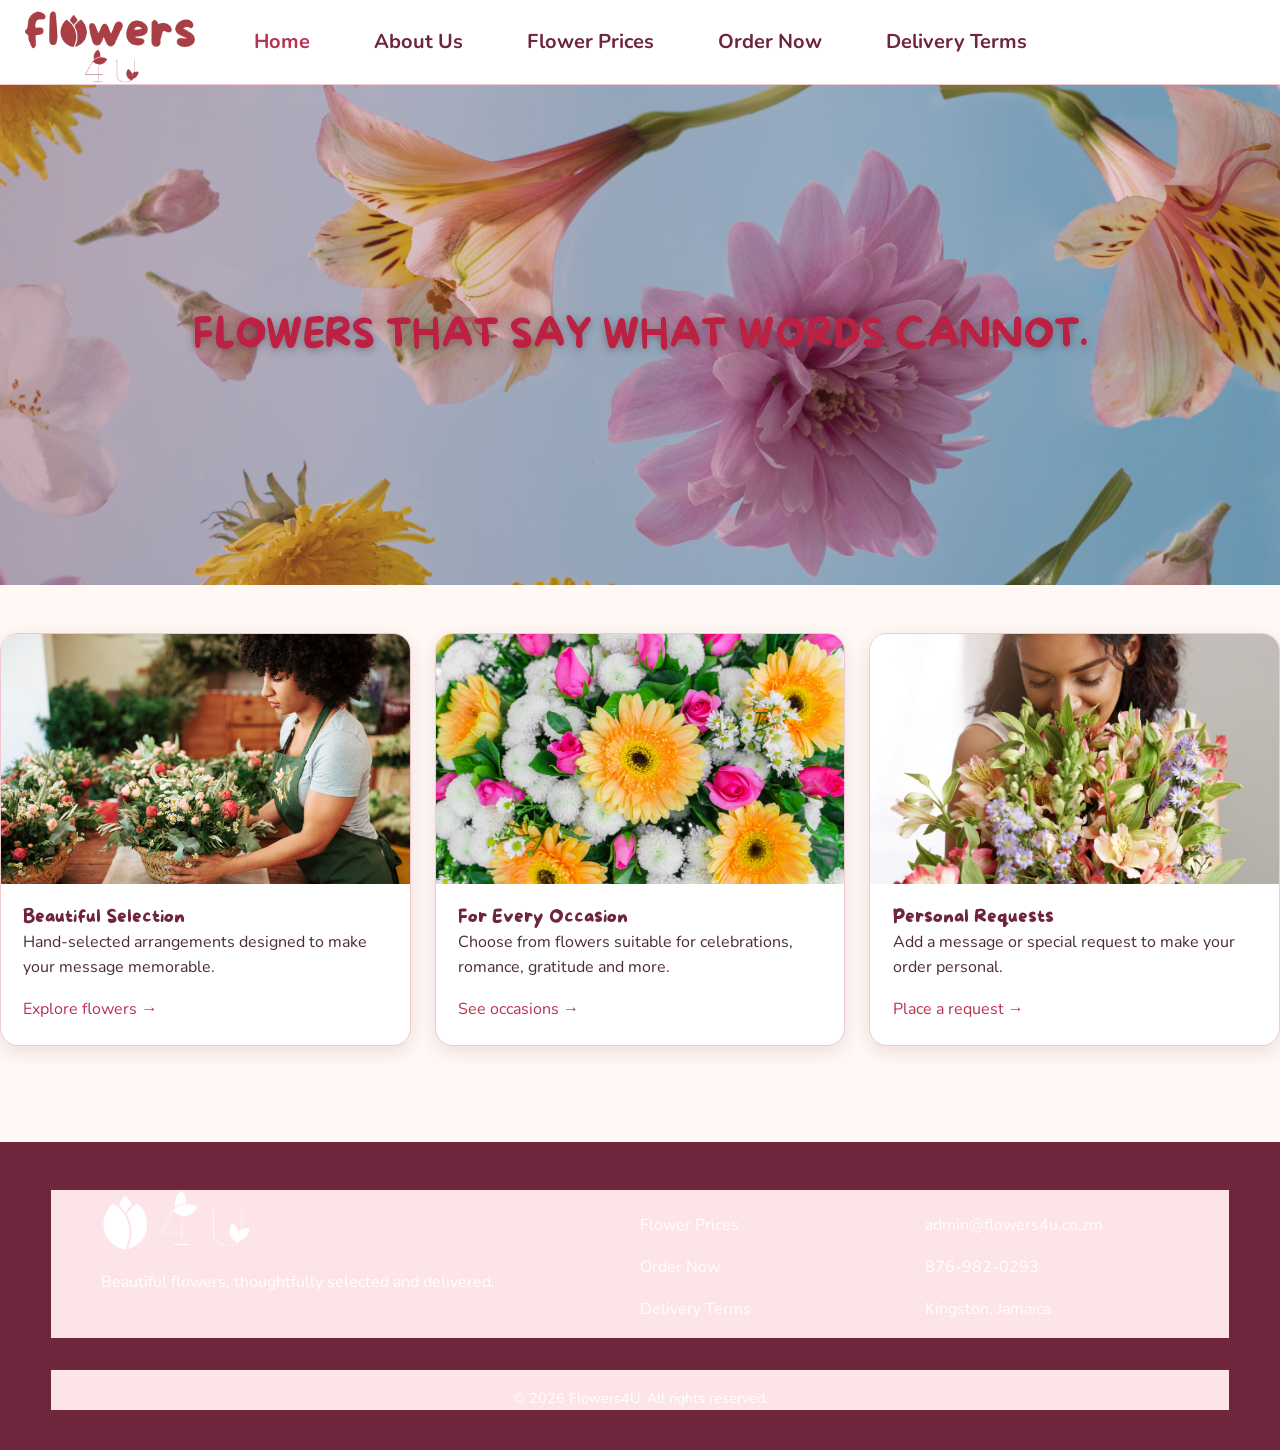
<file: index.html>
<!--Author: Dhana Steen
    Date: September 25, 2026-->

<!DOCTYPE html>
<html lang="en">
    <head>
        <meta charset="UTF-8">
        <meta name="viewport" content="width=device-width, initial-scale=1.0">
        <meta name="author" content="Dhana Steen">
        <meta name="description" content="Flowers4U's Official Website">
        <title>Flowers4U | Flowers Delivered with Love</title>
        <link rel="stylesheet" href="styles.css">
        <link rel="stylesheet" href="valentine.css">
        <link rel="preconnect" href="https://fonts.googleapis.com">
        <link rel="preconnect" href="https://fonts.gstatic.com" crossorigin>
        <link href="https://fonts.googleapis.com/css2?family=Nunito:wght@400;600;700&display=swap" rel="stylesheet">
        <link rel="icon" href="icon.png" type="image/x-icon">
    </head>

    <body>
        <!-- HEADER -->
        <header>
            <!-- NAVIGATION BAR -->
            <nav class="nav-bar">
                <a href="index.html" class="logo-link">
                    <img src="logo.png" alt="Flowers4U Logo" class="logo">
                </a>

                <!-- CSS-only mobile menu toggle -->
                <input type="checkbox" id="menu-toggle">
                <label for="menu-toggle" class="menu-icon">&#9776;</label>

                <!-- NAVIGATION LINKS -->
                <ul class="nav-menu">
                    <li><a href="index.html" class="active">Home</a></li>
                    <li><a href="about.html">About Us</a></li>
                    <li><a href="catalog.html">Flower Prices</a></li>
                    <li><a href="order.html">Order Now</a></li>
                    <li><a href="terms.html">Delivery Terms</a></li>
                </ul>
            </nav>
        </header>

        <!-- IMAGE -->
        <section class="image">
            <img src="flowers-against-sky.jpg" alt="Floating Flowers">
            <h1 class="caption">FLOWERS THAT SAY WHAT WORDS CANNOT.</h1>
        </section>

        <!-- CARD SECTION -->
        <section class="card-section">
            <div class="card-grid">
                <article class="card">
                    <img src="florist.jpg" alt="Lady smelling a bouquet">
                    <div class="card-content">
                        <h3>Beautiful Selection</h3>
                        <p>Hand-selected arrangements designed to make your message memorable.</p>
                        <a href="flowers.html">Explore flowers →</a>
                    </div>
                </article>

                <article class="card">
                    <img src="flowers.jpg" alt="Colorful flowers">
                    <div class="card-content">
                        <h3>For Every Occasion</h3>
                        <p>Choose from flowers suitable for celebrations, romance, gratitude and more.</p>
                        <a href="terms.html">See occasions →</a>
                    </div>
                </article>

                <article class="card">
                    <img src="sniffing-bouquet.jpg" alt="White flowers arranged together">
                    <div class="card-content">
                        <h3>Personal Requests</h3>
                        <p>Add a message or special request to make your order personal.</p>
                        <a href="order.html">Place a request →</a>
                    </div>
                </article>
            </div>
        </section>

        <!-- FOOTER -->
        <footer>
            <div class="container footer-grid">
                <div>
                    <a href="index.html" class="footer-logo-link">
                    <img src="iconw.png" alt="Flowers4U Logo" class="footer-logo">
                    </a>
                    <p>Beautiful flowers, thoughtfully selected and delivered.</p>
                </div>
                <div>
                    <h3>Quick Links</h3>
                    <p><a href="flowers.html">Flower Prices</a></p>
                    <p><a href="order.html">Order Now</a></p>
                    <p><a href="terms.html">Delivery Terms</a></p>
                </div>
                <div>
                    <h3>Contact</h3>
                    <p><a href="mailto:admin@flowers4u.co.zm">admin@flowers4u.co.zm</a></p>
                    <p>876-982-0293</p>
                    <p>Kingston, Jamaica</p>
                </div>
            </div>
            <div class="container footer-bottom">
                <p>&copy; 2026 Flowers4U. All rights reserved.</p>
            </div>
        </footer>
    </body>
</html>
</file>
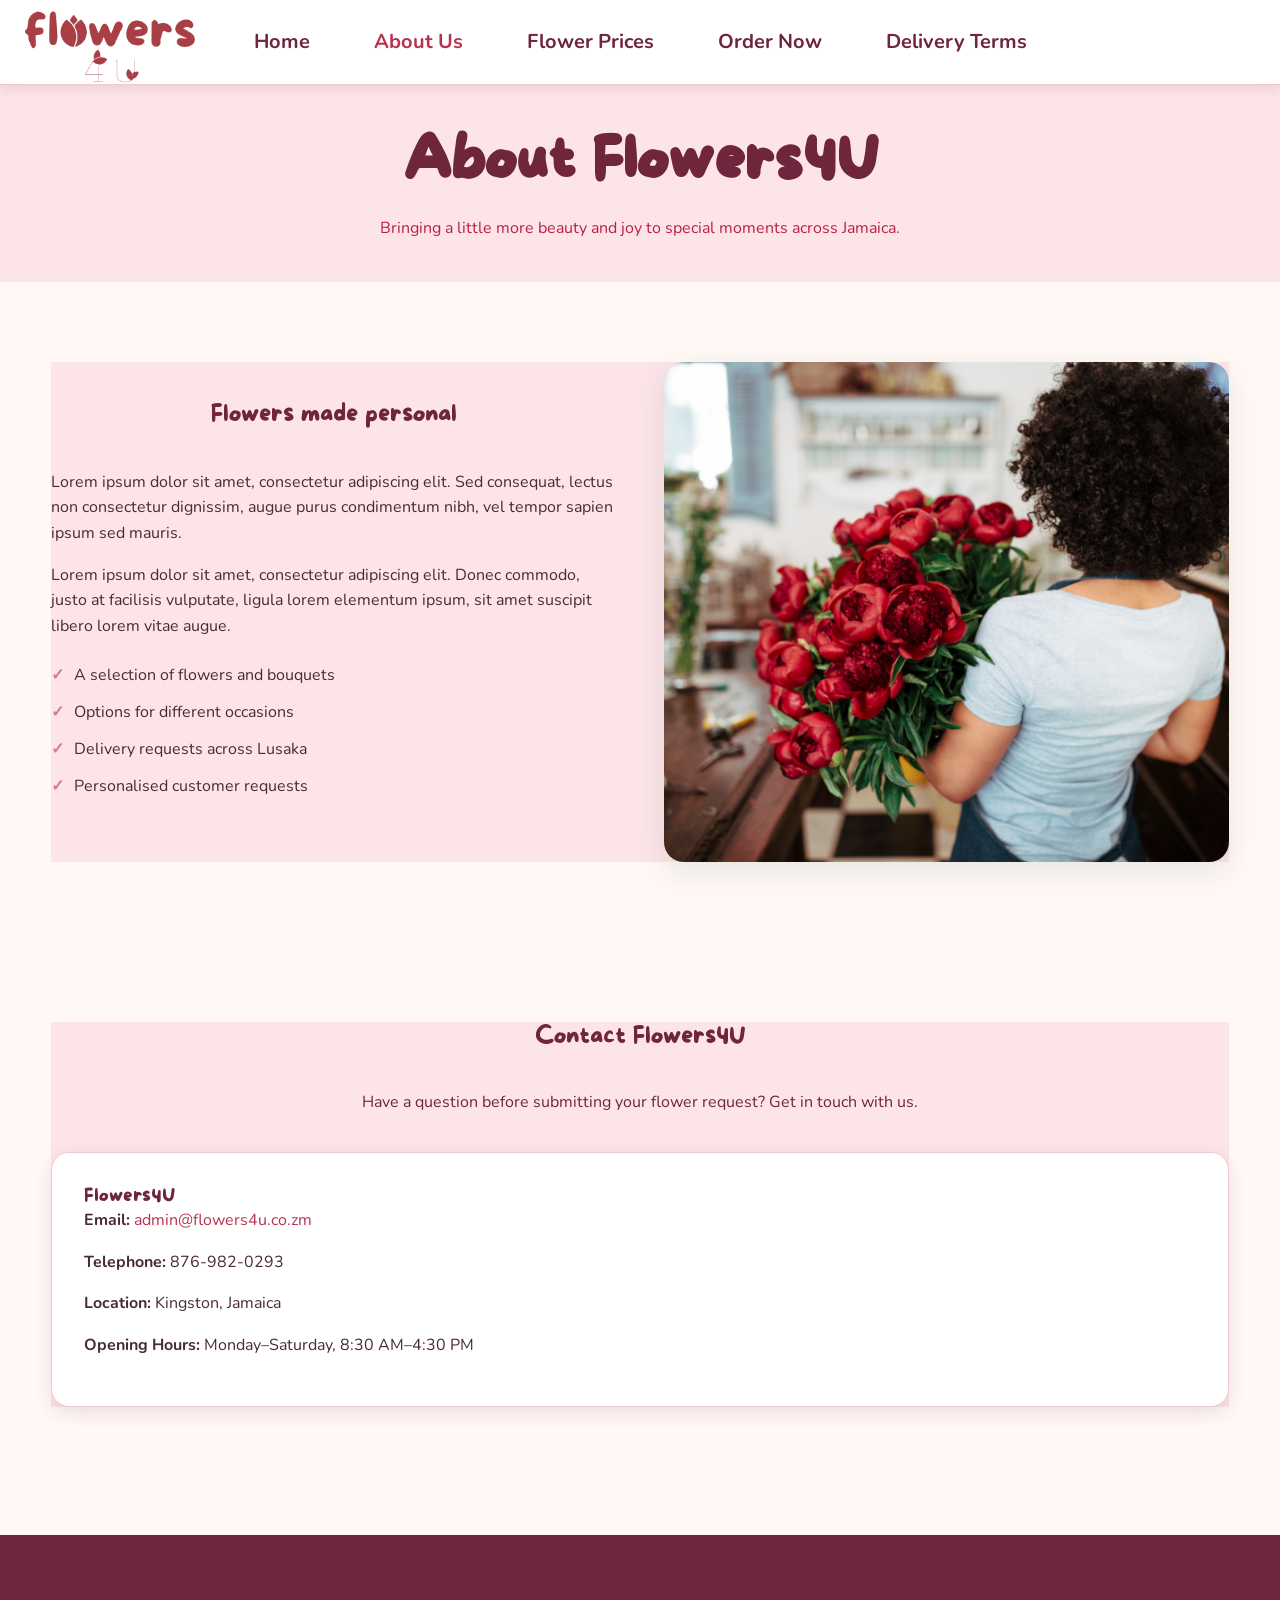
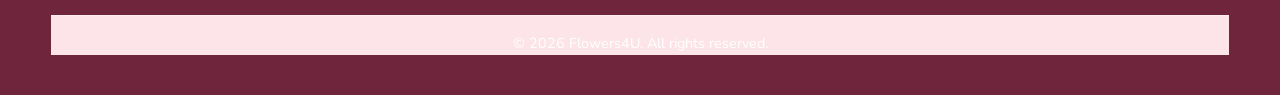
<file: about.html>
<!--Author: Dhana Steen
    Date: September 25, 2026-->

<!DOCTYPE html>
<html lang="en">
    <head>
        <meta charset="UTF-8">
        <meta name="viewport" content="width=device-width, initial-scale=1.0">
        <meta name="author" content="Dhana Steen">
        <meta name="description" content="Flowers4U's About Us Page">
        <title>About Us | Flowers4U</title>
        <link rel="stylesheet" href="styles.css">
        <link rel="stylesheet" href="valentine.css">
        <link rel="preconnect" href="https://fonts.googleapis.com">
        <link rel="preconnect" href="https://fonts.gstatic.com" crossorigin>
        <link href="https://fonts.googleapis.com/css2?family=Nunito:wght@400;600;700&display=swap" rel="stylesheet">
        <link rel="icon" href="icon.png" type="image/x-icon">
    </head>

    <body>
        <!-- HEADER -->
        <header>
            <!-- NAVIGATION BAR -->
            <nav class="nav-bar">
                <a href="index.html" class="logo-link">
                    <img src="logo.png" alt="Flowers4U Logo" class="logo">
                </a>

                <!-- CSS-only mobile menu toggle -->
                <input type="checkbox" id="menu-toggle">
                <label for="menu-toggle" class="menu-icon">&#9776;</label>

                <!-- NAVIGATION LINKS -->
                <ul class="nav-menu">
                    <li><a href="index.html">Home</a></li>
                    <li><a href="about.html" class="active">About Us</a></li>
                    <li><a href="catalog.html">Flower Prices</a></li>
                    <li><a href="order.html">Order Now</a></li>
                    <li><a href="terms.html">Delivery Terms</a></li>
                </ul>
            </nav>
        </header>

        <main style="background: whitesmoke;">
        <!-- Banner -->
            <section class="banner">
                <h1>About Flowers4U</h1>
                <p>Bringing a little more beauty and joy to special moments across Jamaica.</p>
            </section>

            <!-- About  -->
            <section class="section">
                <div class="container about-grid">
                    <div>
                        <h2>Flowers made personal</h2>
                        <p>
                            Lorem ipsum dolor sit amet, consectetur adipiscing elit. Sed
                            consequat, lectus non consectetur dignissim, augue purus
                            condimentum nibh, vel tempor sapien ipsum sed mauris.
                        </p>
                        <p>
                            Lorem ipsum dolor sit amet, consectetur adipiscing elit. Donec
                            commodo, justo at facilisis vulputate, ligula lorem elementum
                            ipsum, sit amet suscipit libero lorem vitae augue.
                        </p>

                        <ul class="check-list">
                            <li>A selection of flowers and bouquets</li>
                            <li>Options for different occasions</li>
                            <li>Delivery requests across Lusaka</li>
                            <li>Personalised customer requests</li>
                        </ul>
                    </div>

                    <img class="about-img"
                        src="red-flowers.jpg"
                        alt="Florist carrying red flowers">
                </div>
            </section>

            <!-- Contact -->
            <section class="section feature-strip" id="contact">
                <div class="container">
                    <div class="section-heading">
                        <h2>Contact Flowers4U</h2>
                        <p>Have a question before submitting your flower request? Get in touch with us.</p>
                    </div>

                    <div class="contact-card">
                        <h3>Flowers4U</h3>
                        <p><strong>Email:</strong>
                            <a href="mailto:admin@flowers4u.co.zm">admin@flowers4u.co.zm</a>
                        </p>
                        <p><strong>Telephone:</strong> 876-982-0293</p>
                        <p><strong>Location:</strong> Kingston, Jamaica</p>
                        <p><strong>Opening Hours:</strong> Monday–Saturday, 8:30 AM–4:30 PM</p>
                    </div>
                </div>
            </section>
        </main>

        <!-- Footer -->
        <footer>
            <div class="container footer-bottom">
                <p>&copy; 2026 Flowers4U. All rights reserved.</p>
            </div>
        </footer>
    </body>
</html>
</file>
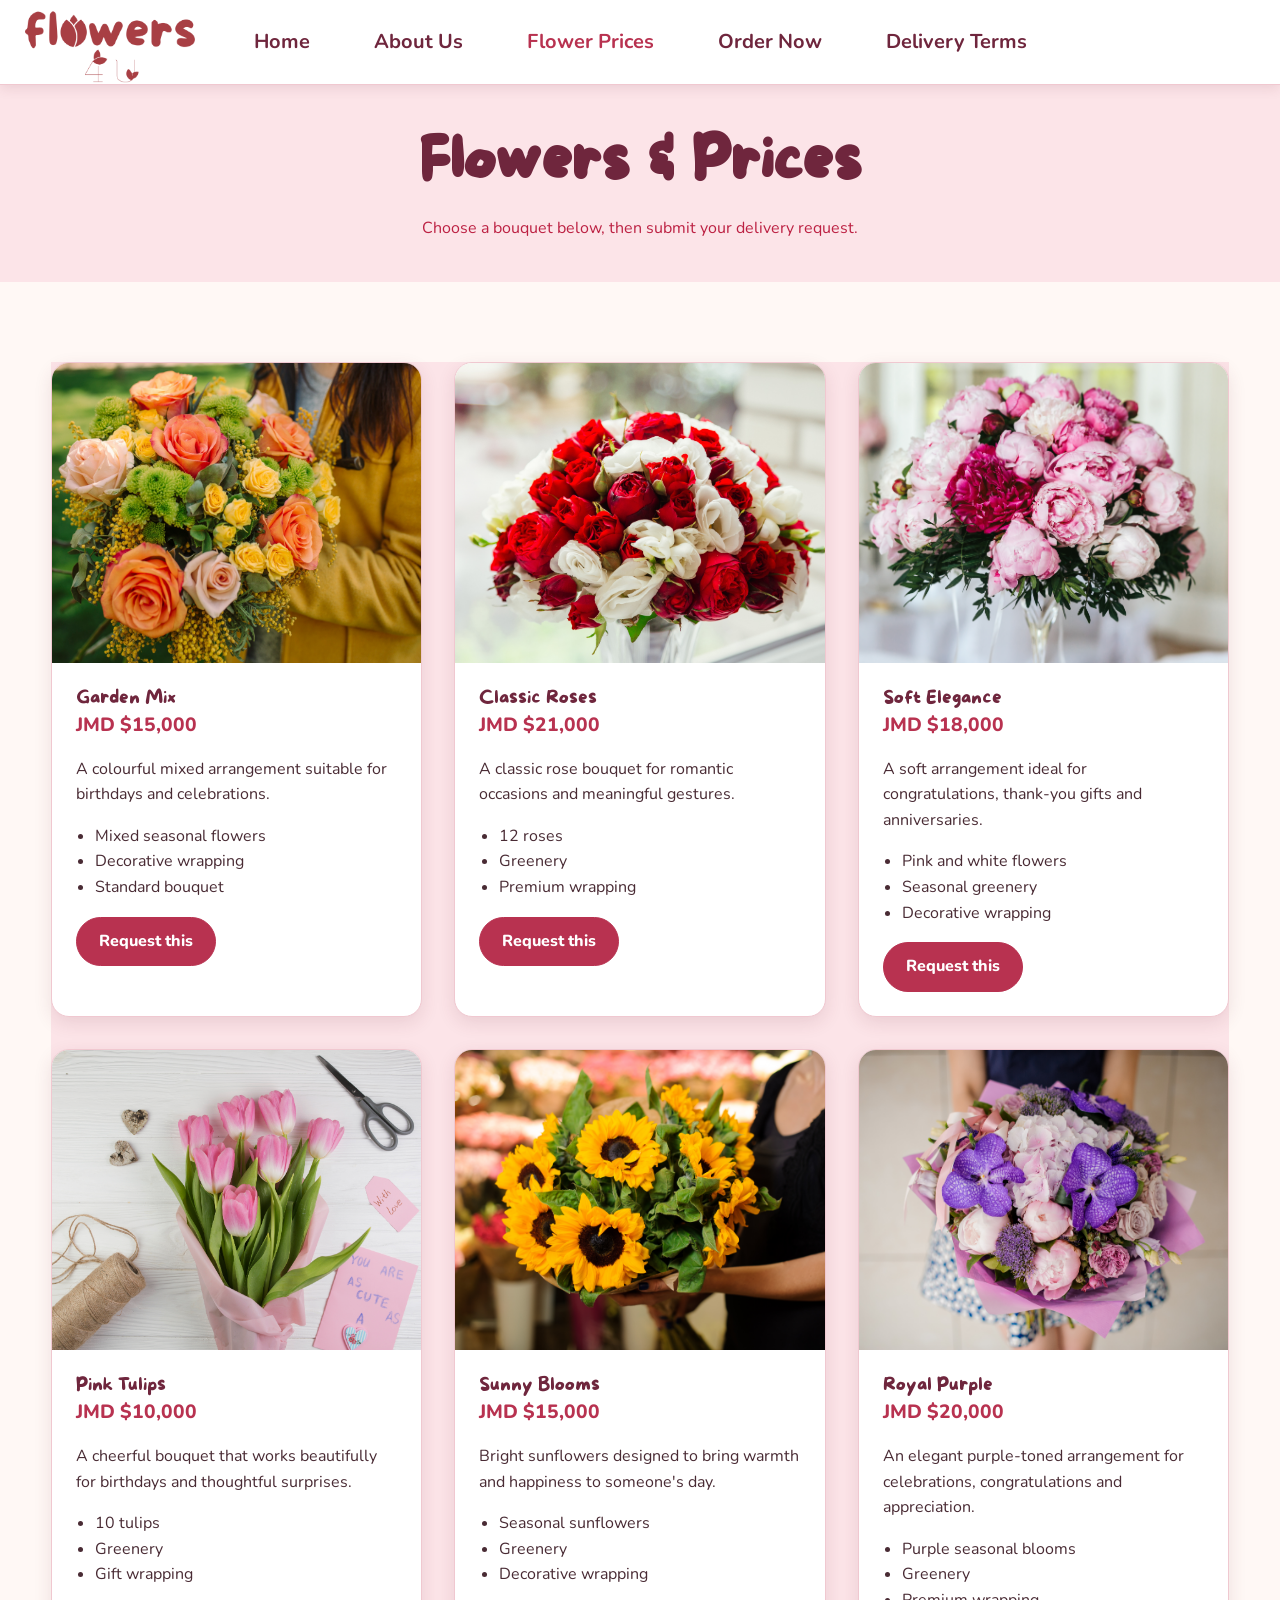
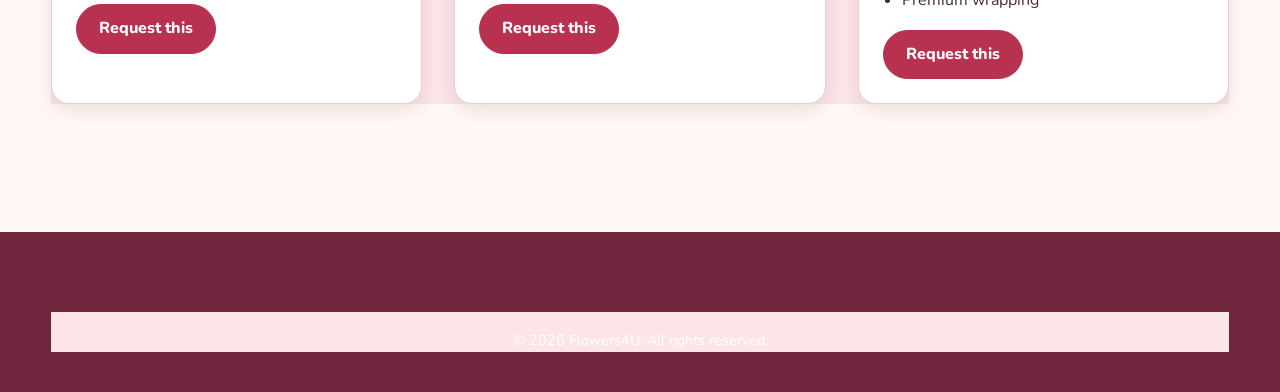
<file: catalog.html>
<!--Author: Dhana Steen
    Date: September 25, 2026-->

<!DOCTYPE html>
<html lang="en">
    <head>
        <meta charset="UTF-8">
        <meta name="viewport" content="width=device-width, initial-scale=1.0">
        <meta name="author" content="Dhana Steen">
        <meta name="description" content="Flowers4U's Flowers & Prices Page">
        <title>Flowers & Prices | Flowers4U</title>
        <link rel="stylesheet" href="styles.css">
        <link rel="stylesheet" href="valentine.css">
        <link rel="preconnect" href="https://fonts.googleapis.com">
        <link rel="preconnect" href="https://fonts.gstatic.com" crossorigin>
        <link href="https://fonts.googleapis.com/css2?family=Nunito:wght@400;600;700&display=swap" rel="stylesheet">
        <link rel="icon" href="icon.png" type="image/x-icon">
    </head>

    <body>
        <!-- HEADER -->
        <header>
            <!-- NAVIGATION BAR -->
            <nav class="nav-bar">
                <a href="index.html" class="logo-link">
                    <img src="logo.png" alt="Flowers4U Logo" class="logo">
                </a>

                <!-- CSS-only mobile menu toggle -->
                <input type="checkbox" id="menu-toggle">
                <label for="menu-toggle" class="menu-icon">&#9776;</label>

                <!-- NAVIGATION LINKS -->
                <ul class="nav-menu">
                    <li><a href="index.html">Home</a></li>
                    <li><a href="about.html">About Us</a></li>
                    <li><a href="catalog.html" class="active">Flower Prices</a></li>
                    <li><a href="order.html">Order Now</a></li>
                    <li><a href="terms.html">Delivery Terms</a></li>
                </ul>
            </nav>
        </header>

        <main style="background: whitesmoke;">
            <section class="banner">
                <h1>Flowers & Prices</h1>
                <p>Choose a bouquet below, then submit your delivery request.</p>
            </section>

            <section class="section">
                <div class="container flower-grid">

                    <!-- Option 1 -->
                    <article class="flower-card">
                        <img src="seasonal.jpg"
                            alt="Mixed flowers">
                        <div class="flower-info">
                            <h3>Garden Mix</h3>
                            <p class="price">JMD $15,000</p>
                            <p>A colourful mixed arrangement suitable for birthdays and celebrations.</p>
                            <ul>
                                <li>Mixed seasonal flowers</li>
                                <li>Decorative wrapping</li>
                                <li>Standard bouquet</li>
                            </ul>
                            <a class="btn" href="order.html">Request this</a>
                        </div>
                    </article>

                    <!-- Option 2 -->
                    <article class="flower-card">
                        <img src="roses.jpg"
                            alt="Red roses">
                        <div class="flower-info">
                            <h3>Classic Roses</h3>
                            <p class="price">JMD $21,000</p>
                            <p>A classic rose bouquet for romantic occasions and meaningful gestures.</p>
                            <ul>
                                <li>12 roses</li>
                                <li>Greenery</li>
                                <li>Premium wrapping</li>
                            </ul>
                            <a class="btn" href="order.html">Request this</a>
                        </div>
                    </article>

                    <!-- Option 3 -->
                    <article class="flower-card">
                        <img src="pink-n-white.jpg"
                            alt="White and pink flowers">
                        <div class="flower-info">
                            <h3>Soft Elegance</h3>
                            <p class="price">JMD $18,000</p>
                            <p>A soft arrangement ideal for congratulations, thank-you gifts and anniversaries.</p>
                            <ul>
                                <li>Pink and white flowers</li>
                                <li>Seasonal greenery</li>
                                <li>Decorative wrapping</li>
                            </ul>
                            <a class="btn" href="order.html">Request this</a>
                        </div>
                    </article>

                    <!-- Option 4 -->
                    <article class="flower-card">
                        <img src="tulips.jpg"
                            alt="Pink tulips">
                        <div class="flower-info">
                            <h3>Pink Tulips</h3>
                            <p class="price">JMD $10,000</p>
                            <p>A cheerful bouquet that works beautifully for birthdays and thoughtful surprises.</p>
                            <ul>
                                <li>10 tulips</li>
                                <li>Greenery</li>
                                <li>Gift wrapping</li>
                            </ul>
                            <a class="btn" href="order.html">Request this</a>
                        </div>
                    </article>

                    <!-- Option 5 -->
                    <article class="flower-card">
                        <img src="sunflowers.jpg"
                            alt="Sunflowers">
                        <div class="flower-info">
                            <h3>Sunny Blooms</h3>
                            <p class="price">JMD $15,000</p>
                            <p>Bright sunflowers designed to bring warmth and happiness to someone's day.</p>
                            <ul>
                                <li>Seasonal sunflowers</li>
                                <li>Greenery</li>
                                <li>Decorative wrapping</li>
                            </ul>
                            <a class="btn" href="order.html">Request this</a>
                        </div>
                    </article>

                    <!-- Option 6 -->
                    <article class="flower-card">
                        <img src="purple.jpg"
                            alt="Purple flowers">
                        <div class="flower-info">
                            <h3>Royal Purple</h3>
                            <p class="price">JMD $20,000</p>
                            <p>An elegant purple-toned arrangement for celebrations, congratulations and appreciation.</p>
                            <ul>
                                <li>Purple seasonal blooms</li>
                                <li>Greenery</li>
                                <li>Premium wrapping</li>
                            </ul>
                            <a class="btn" href="order.html">Request this</a>
                        </div>
                    </article>
                </div>
            </section>
        </main>

        <!-- Footer -->
        <footer>
            <div class="container footer-bottom">
                <p>&copy; 2026 Flowers4U. All rights reserved.</p>
            </div>
        </footer>
    </body>
</html>
</file>
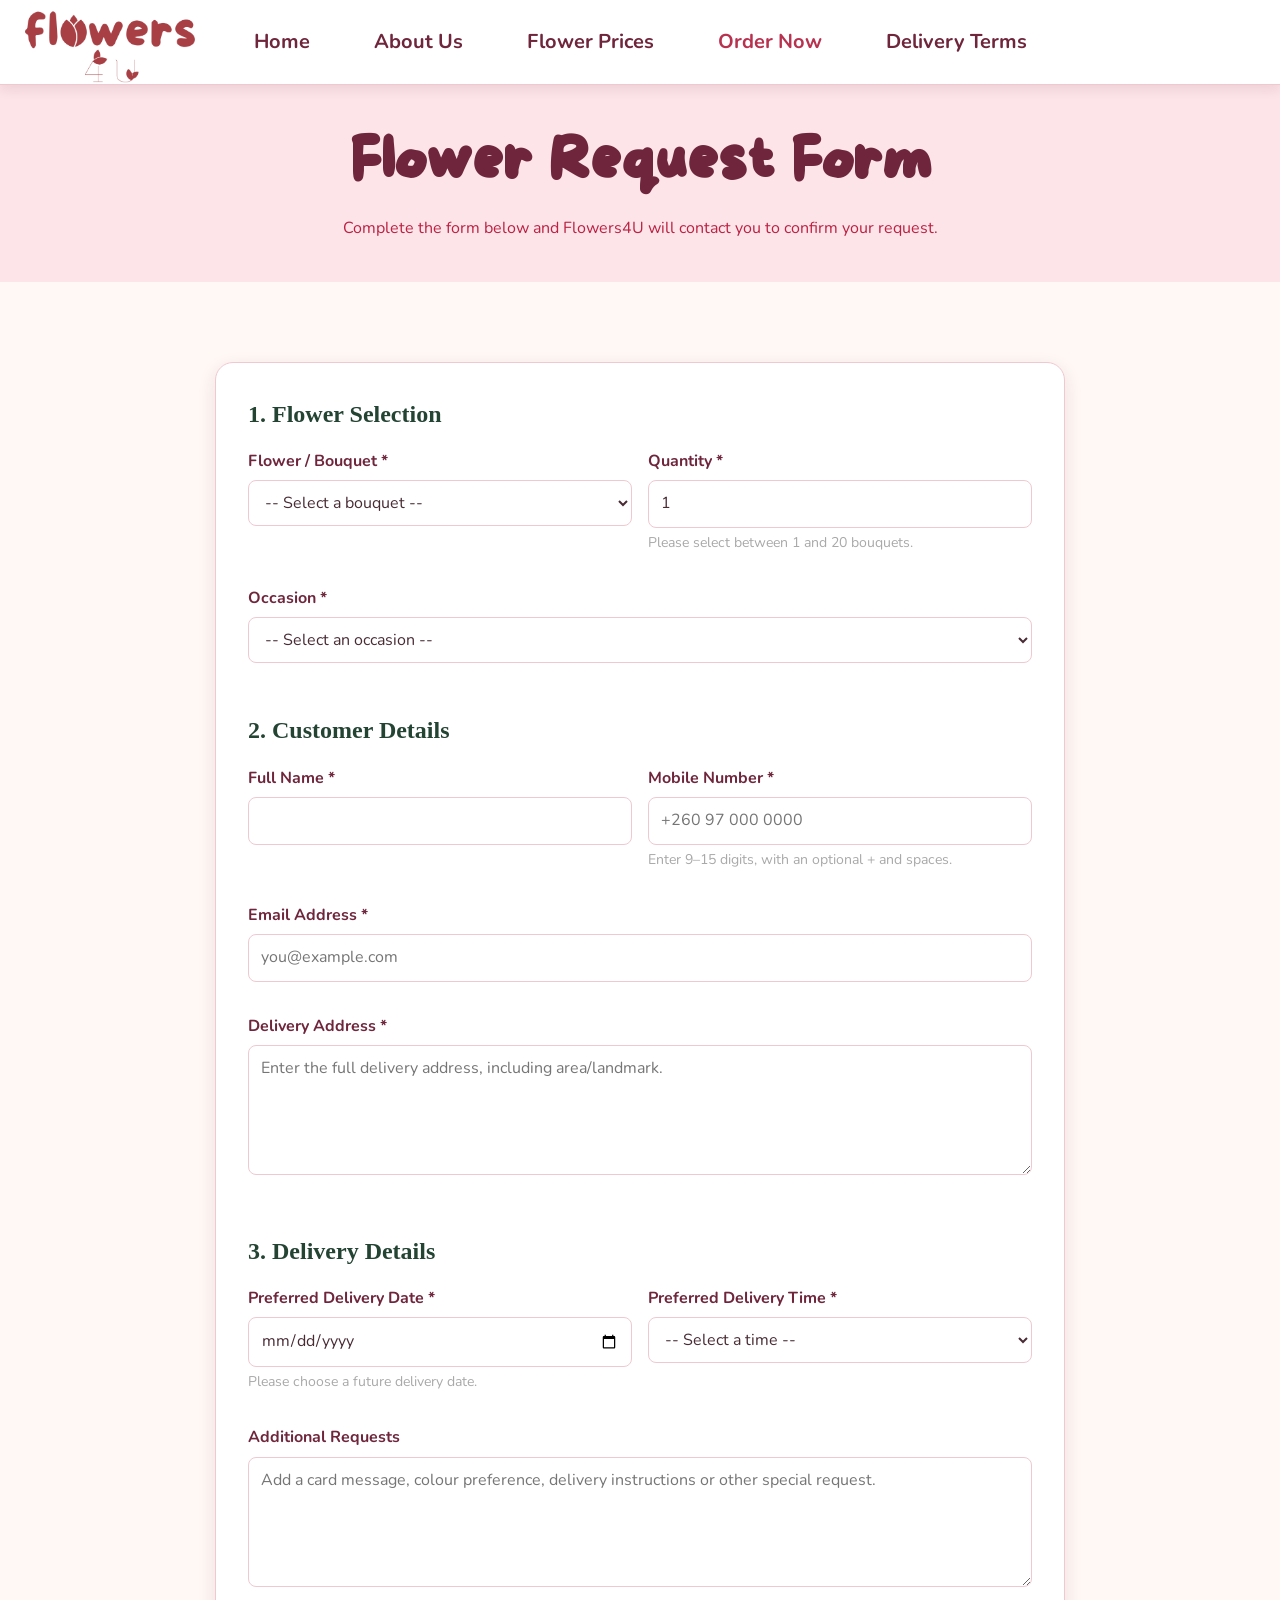
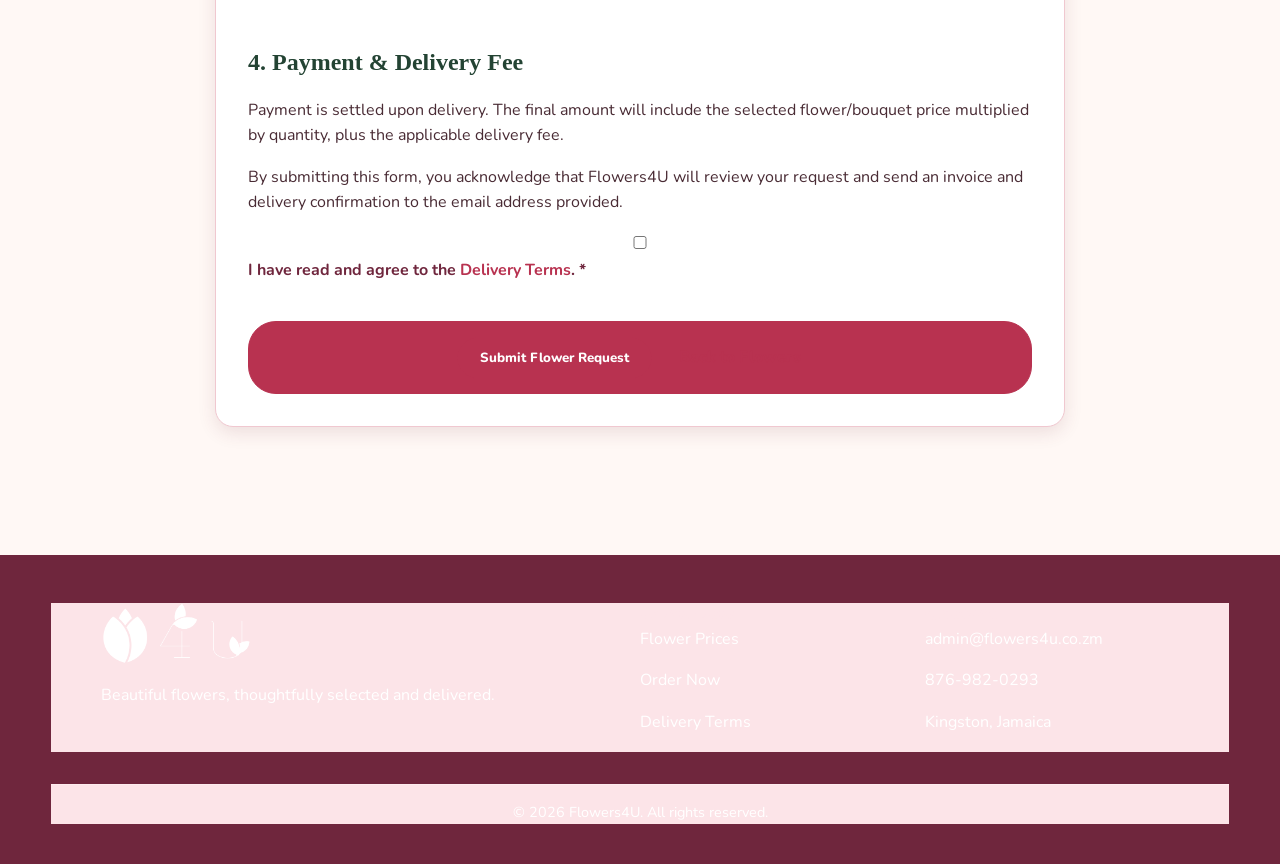
<file: order.html>
<!--Author: Dhana Steen
    Date: September 25, 2026-->

<!DOCTYPE html>
<html lang="en">
    <head>
        <meta charset="UTF-8">
        <meta name="viewport" content="width=device-width, initial-scale=1.0">
        <meta name="author" content="Dhana Steen">
        <meta name="description" content="Flowers4U's Order Page">
        <title>Order Now | Flowers4U</title>
        <link rel="stylesheet" href="styles.css">
        <link rel="stylesheet" href="valentine.css">
        <link rel="preconnect" href="https://fonts.googleapis.com">
        <link rel="preconnect" href="https://fonts.gstatic.com" crossorigin>
        <link href="https://fonts.googleapis.com/css2?family=Nunito:wght@400;600;700&display=swap" rel="stylesheet">
        <link rel="icon" href="icon.png" type="image/x-icon">
    </head>

    <body>
        <!-- HEADER -->
        <header>
            <!-- NAVIGATION BAR -->
            <nav class="nav-bar">
                <a href="index.html" class="logo-link">
                    <img src="logo.png" alt="Flowers4U Logo" class="logo">
                </a>

                <!-- CSS-only mobile menu toggle -->
                <input type="checkbox" id="menu-toggle">
                <label for="menu-toggle" class="menu-icon">&#9776;</label>

                <!-- NAVIGATION LINKS -->
                <ul class="nav-menu">
                    <li><a href="index.html">Home</a></li>
                    <li><a href="about.html">About Us</a></li>
                    <li><a href="catalog.html">Flower Prices</a></li>
                    <li><a href="order.html" class="active">Order Now</a></li>
                    <li><a href="terms.html">Delivery Terms</a></li>
                </ul>
            </nav>
        </header>

        <main style="background: whitesmoke;">
            <section class="banner">
                <h1>Flower Request Form</h1>
                <p>Complete the form below and Flowers4U will contact you to confirm your request.</p>
            </section>

            <section class="section">
                <div class="form-wrapper">
                    <form action="submitted.html" method="get">

                        <fieldset>
                            <legend>1. Flower Selection</legend>

                            <div class="form-grid">
                                <div class="form-group">
                                    <label for="flower">Flower / Bouquet <span class="required">*</span></label>
                                    <select id="flower" name="flower" required>
                                        <option value="">-- Select a bouquet --</option>
                                        <option value="Garden Mix">Garden Mix - ZMW 450</option>
                                        <option value="Classic Roses">Classic Roses - ZMW 600</option>
                                        <option value="Soft Elegance">Soft Elegance - ZMW 550</option>
                                        <option value="Pink Tulips">Pink Tulips - ZMW 500</option>
                                        <option value="Sunny Blooms">Sunny Blooms - ZMW 475</option>
                                        <option value="Royal Purple">Royal Purple - ZMW 575</option>
                                    </select>
                                </div>

                                <div class="form-group">
                                    <label for="quantity">Quantity <span class="required">*</span></label>
                                    <input type="number" id="quantity" name="quantity"
                                       min="1" max="20" value="1" required>
                                    <div class="help-text">Please select between 1 and 20 bouquets.</div>
                                </div>

                                <div class="form-group full-width">
                                    <label for="occasion">Occasion <span class="required">*</span></label>
                                <select id="occasion" name="occasion" required>
                                    <option value="">-- Select an occasion --</option>
                                    <option value="Birthday">Birthday</option>
                                    <option value="Anniversary">Anniversary</option>
                                    <option value="Wedding">Wedding</option>
                                    <option value="Congratulations">Congratulations</option>
                                    <option value="Thank You">Thank You</option>
                                    <option value="Sympathy">Sympathy</option>
                                    <option value="Just Because">Just Because</option>
                                    <option value="Other">Other</option>
                                </select>
                            </div>
                        </div>
                    </fieldset>

                    <fieldset>
                        <legend>2. Customer Details</legend>

                        <div class="form-grid">
                            <div class="form-group">
                                <label for="name">Full Name <span class="required">*</span></label>
                                <input type="text" id="name" name="name"
                                       minlength="2" maxlength="80" required
                                       autocomplete="name">
                            </div>

                            <div class="form-group">
                                <label for="mobile">Mobile Number <span class="required">*</span></label>
                                <input type="tel" id="mobile" name="mobile"
                                       pattern="[+]?[0-9 ]{9,15}" required
                                       placeholder="+260 97 000 0000"
                                       autocomplete="tel">
                                <div class="help-text">Enter 9–15 digits, with an optional + and spaces.</div>
                            </div>

                            <div class="form-group full-width">
                                <label for="email">Email Address <span class="required">*</span></label>
                                <input type="email" id="email" name="email"
                                       required autocomplete="email"
                                       placeholder="you@example.com">
                            </div>

                            <div class="form-group full-width">
                                <label for="address">Delivery Address <span class="required">*</span></label>
                                <textarea id="address" name="address"
                                          minlength="10" maxlength="300"
                                          required
                                          placeholder="Enter the full delivery address, including area/landmark."></textarea>
                            </div>
                        </div>
                    </fieldset>

                    <fieldset>
                        <legend>3. Delivery Details</legend>

                        <div class="form-grid">
                            <div class="form-group">
                                <label for="delivery-date">Preferred Delivery Date <span class="required">*</span></label>
                                <input type="date" id="delivery-date" name="delivery-date" required>
                                <div class="help-text">Please choose a future delivery date.</div>
                            </div>

                            <div class="form-group">
                                <label for="delivery-time">Preferred Delivery Time <span class="required">*</span></label>
                                <select id="delivery-time" name="delivery-time" required>
                                    <option value="">-- Select a time --</option>
                                    <option value="08:00-10:00">8:00 AM – 10:00 AM</option>
                                    <option value="10:00-12:00">10:00 AM – 12:00 PM</option>
                                    <option value="12:00-14:00">12:00 PM – 2:00 PM</option>
                                    <option value="14:00-16:00">2:00 PM – 4:00 PM</option>
                                    <option value="16:00-18:00">4:00 PM – 6:00 PM</option>
                                </select>
                            </div>

                            <div class="form-group full-width">
                                <label for="requests">Additional Requests</label>
                                <textarea id="requests" name="requests"
                                          maxlength="500"
                                          placeholder="Add a card message, colour preference, delivery instructions or other special request."></textarea>
                            </div>
                        </div>
                    </fieldset>

                    <fieldset>
                        <legend>4. Payment & Delivery Fee</legend>
                        <p>
                            Payment is settled upon delivery. The final amount will include
                            the selected flower/bouquet price multiplied by quantity, plus
                            the applicable delivery fee.
                        </p>
                        <p>
                            By submitting this form, you acknowledge that Flowers4U will
                            review your request and send an invoice and delivery confirmation
                            to the email address provided.
                        </p>

                        <label>
                            <input type="checkbox" name="terms-accepted" required>
                            I have read and agree to the <a href="terms.html">Delivery Terms</a>.
                            <span class="required">*</span>
                        </label>
                    </fieldset>

                    <div class="form-submit">
                        <button class="btn" type="submit">Submit Flower Request</button>
                        <a class="btn btn-outline" href="flowers.html">Back to Flowers</a>
                    </div>
                </form>
            </div>
        </section>
    </main>

        <!-- Footer -->
        <footer>
            <div class="container footer-grid">
                <div>
                    <a href="index.html" class="footer-logo-link">
                    <img src="iconw.png" alt="Flowers4U Logo" class="footer-logo">
                    </a>
                    <p>Beautiful flowers, thoughtfully selected and delivered.</p>
                </div>
                <div>
                    <h3>Quick Links</h3>
                    <p><a href="flowers.html">Flower Prices</a></p>
                    <p><a href="order.html">Order Now</a></p>
                    <p><a href="terms.html">Delivery Terms</a></p>
                </div>
                <div>
                    <h3>Contact</h3>
                    <p><a href="mailto:admin@flowers4u.co.zm">admin@flowers4u.co.zm</a></p>
                    <p>876-982-0293</p>
                    <p>Kingston, Jamaica</p>
                </div>
            </div>
            <div class="container footer-bottom">
                <p>&copy; 2026 Flowers4U. All rights reserved.</p>
            </div>
        </footer>
    </body>
</html>
</file>
<file: styles.css>
/* Author: Dhana Steen
    Date: September 25, 2026 */

@font-face {
    font-family: "More Sugar";
    src: url("more-sugar.regular.ttf") format("truetype");
    font-weight: 400;
    font-style: normal;
}

@font-face {
    font-family: "More Sugar";
    src: url("more-sugar.thin.ttf") format("truetype");
    font-weight: 100;
    font-style: normal;
}

* {
    box-sizing: border-box;
    margin: 0;
    padding: 0;
}

html {
    scroll-behavior: smooth;
}

body {
    margin: 0;
    font-family: "Nunito", Arial, sans-serif;
    font-weight: 400;
    font-optical-sizing: auto;
    background-color: #e8f0e9;
    color: #000000;
    line-height: 1.7;
}

h1, h2, h3 {
    font-family: "More Sugar", Arial, sans-serif;
    font-weight: 100;
    font-optical-sizing: auto;
    color: #234333;
    line-height: 1.2;
}

p {
    margin-bottom: 1rem;
}

a {
    text-decoration: none;
    color: #a83f44;
}

a:hover {
    text-decoration: underline;
}

.active {
    color: #234333;
}

/* NAVIGATION BAR */

.logo-link {
    position: absolute;
    left: 25px;
    top: 10px;
    display: block;
}

.logo {
    width: 170px;
    height: auto;
    display: block;
}

.nav-bar {
    min-height: 85px;
    display: flex;
    align-items: center;
    justify-content: center;
    position: relative;
    background-color: #FFFFFF;
    padding: 10px 30px;
    box-sizing: border-box;
}

.nav-menu {
    font-family: "Nunito", Arial, sans-serif;
    list-style: none;
    margin: 0;
    padding: 0;
    display: flex;
    justify-content: center;
    align-items: center;
    gap: 10px;
    font-size: 20px;
}

.nav-menu li {
    margin: 0;
    padding: 0 15px;
}

.nav-menu a {
    text-decoration: none;
    color: #a83f44;
    font-weight: 400;
}

.nav-menu a:hover {
    color: #f76d74;
    text-decoration: underline;
}

/* IMAGE */
.image {
    width: 100%;
    height: 500px;
    position: relative;
    overflow: hidden;
    margin-bottom: 3rem;
}

.image img {
    width: 100%;
    height: 100%;
    object-fit: cover;
    object-position: center;
    display: block;
    /* Blur effect */
    filter: blur(3px);
    /* Slightly enlarge image so blurred edges don't show */
    transform: scale(1.03);
}

/* Dark tint over the image */
.image::after {
    content: "";
    position: absolute;
    inset: 0;
    background: rgba(0, 0, 0, 0.35);
    z-index: 1;
}

.caption {
    position: absolute;
    top: 50%;
    left: 50%;
    transform: translate(-50%, -50%);
    color: whitesmoke;
    font-size: 40px;
    font-weight: 800;
    text-align: center;
    width: 90%;

    z-index: 2;
}

/* BANNER */
.banner {
    background: #e8f0e9;
    text-align: center;
    color: #234333;
    padding: 40px 33px;
}

.banner h1 {
    font-size: 60px;
    font-weight: 800;
    padding-bottom: 10;
}

.banner p {
    max-width: 700px;
    margin: 1rem auto 0;
}

/* ABOUT */
.about-grid {
    display: grid;
    grid-template-columns: 1fr 1fr;
    gap: 3rem;
    align-items: center;
    background: whitesmoke;
}

.about-img {
    border-radius: 20px;
    width: 100%;
    height: 500px;
    object-fit: cover;
    box-shadow: 0 10px 30px rgba(35, 67, 51, 0.10);
}

.check-list {
    list-style: none;
    margin: 1.5rem 0;
}

.check-list li {
    margin: 0.7rem 0;
}

.check-list li::before {
    content: "✓";
    color: #d97991;
    font-weight: bold;
    margin-right: 0.6rem;
}

.container {
    width: min(1180px, 92%);
    margin: auto;
}

.section {
    padding: 5rem 0;
}

.section h2 {
    text-align: center;
    max-width: 700px;
    margin: 0 auto 2.5rem;
    font-weight: 530;
}

.section h3 {
    font-weight: 530;
}

.section-heading {
    text-align: center;
    max-width: 700px;
    margin: 0 auto 2.5rem;
}

.feature-strip {
    background: #e8f0e9;
}

.features {
    display: grid;
    grid-template-columns: repeat(3, 1fr);
    gap: 1.5rem;
}

.feature {
    text-align: center;
    padding: 3rem;
}

.feature-icon {
    font-size: 2rem;
    margin-bottom: 0.5rem;
}

/* CARDS */
.card-grid {
    display: grid;
    grid-template-columns: repeat(3, 1fr);
    gap: 1.5rem;
}

.card {
    background-color: white;
    border-radius: 18px;
    overflow: hidden;
    box-shadow: #e8f0e9;
    border: 1px solid #d4e8d6;
}

.card img {
    width: 100%;
    height: 250px;
    object-fit: cover;
}

.card-content {
    padding: 1.4rem;
}

.price {
    color: #d97991;
    font-size: 1.2rem;
    font-weight: bold;
}

.card-section {
    padding: 0 0 3rem;
}

.contact-card {
    background: whitesmoke;
    border: 1px solid #dce4de;
    padding: 2rem;
    border-radius: 18px;
    box-shadow: 0 10px 30px rgba(35, 67, 51, 0.10);
}

/* CATALOG */
.flower-grid {
    display: grid;
    grid-template-columns: repeat(3, 1fr);
    gap: 2rem;
}

.flower-card {
    background: whitesmoke;
    border: 1px solid #dce4de;
    border-radius: 18px;
    overflow: hidden;
    box-shadow:  0 10px 30px rgba(35, 67, 51, 0.10);
}

.flower-card img {
    width: 100%;
    height: 300px;
    object-fit: cover;
}

.flower-info {
    padding: 1.5rem;
}

.flower-info ul {
    margin: 0.8rem 0 1rem 1.2rem;
}

/* BUTTONS */
.btn {
    display: inline-block;
    padding: 0.8rem 1.25rem;
    border-radius: 999px;
    border: 2px solid #234333;
    background: #234333;
    color: whitesmoke;
    font-weight: bold;
    transition: 0.2s ease;
}

.btn:hover {
    background: #2f8155;
    color: whitesmoke;
    text-decoration: none;
    transform: translateY(-1px);
}

.btn-outline {
    background: transparent;
    color: #234333;
}

.btn-outline:hover {
    background: #234333;
}

/* FORMS */
.form-wrapper {
    max-width: 850px;
    margin: auto;
    background: whitesmoke;
    padding: 2rem;
    border-radius: 20px;
    box-shadow:  0 10px 30px rgba(35, 67, 51, 0.10);
    border: 1px solid #dce4de;
}

fieldset {
    border: 0;
    margin-bottom: 2rem;
}

legend {
    font-family: Georgia, "Times New Roman", serif;
    font-size: 1.5rem;
    font-weight: bold;
    color: #234333;
    margin-bottom: 1rem;
}

.form-grid {
    display: grid;
    grid-template-columns: 1fr 1fr;
    gap: 1rem;
}

.form-group {
    margin-bottom: 1rem;
}

.full-width {
    grid-column: 1 / -1;
}

label {
    display: block;
    font-weight: bold;
    margin-bottom: 0.35rem;
}

input,
select,
textarea {
    width: 100%;
    padding: 0.8rem;
    border: 1px solid #bdc9c1;
    border-radius: 8px;
    font: inherit;
    color: black;
    background: whitesmoke;
}

input:focus,
select:focus,
textarea:focus {
    outline: 3px solid #f9e3e8;
    border-color: #d97991;
}

textarea {
    min-height: 130px;
    resize: vertical;
}

.help-text {
    font-size: 0.88rem;
    color: darkgrey;
    margin-top: 0.25rem;
}

.required {
    color: #b33a55;
}

.form-submit {
    text-align: center;
    margin-top: 1rem;
}

/* TERMS */
.info-grid {
    display: grid;
    grid-template-columns: 1fr 1fr;
    gap: 2rem;
}

.info-box {
    background: #e8f0e9;
    padding: 2rem;
    border-radius: 18px;
}

.info-box ul {
    margin: 1rem 0 0 1.2rem;
}

/* FOOTER */
footer {
    background-color: #234333;
    color: white;
    padding: 3rem 0 1.5rem;
    margin-top: 3rem;
}

.footer-grid {
    display: grid;
    grid-template-columns: 2fr 1fr 1fr;
    gap: 2rem;
    padding: 0 50px;
}

footer h3 {
    color: white;
}

.footer-logo-link {
    display: inline-block;
    margin-bottom: 10px;
}

.footer-logo {
    width: 150px;
    height: auto;
    display: block;
}

footer a {
    color: #e8f0e9;
}

.footer-bottom {
    border-top: 1px solid rgba(255,255,255,0.2);
    margin-top: 2rem;
    padding-top: 1rem;
    text-align: center;
    font-size: 0.9rem;
}

/* MOBILE MENU */

/* Hide checkbox */
#menu-toggle {
    display: none;
}

/* Hamburger icon */
.menu-icon {
    display: none;
    font-size: 32px;
    color: #a83f44;
    cursor: pointer;
    position: absolute;
    right: 25px;
    top: 30px;
}


/* RESPONSIVE NAVIGATION */

@media screen and (max-width: 900px) {

    .nav-bar {
        min-height: 75px;
        justify-content: center;
    }

    .logo-link {
        left: 15px;
        top: 8px;
    }

    .logo {
        width: 135px;
    }

    /* Show hamburger */
    .menu-icon {
        display: block;
        right: 20px;
        top: 20px;
    }

    /* Hide navigation initially */
    .nav-menu {
        display: none;
        position: absolute;
        top: 75px;
        left: 0;
        width: 100%;
        background-color: #FFFFFF;
        flex-direction: column;
        align-items: center;
        padding: 15px 0;
        box-shadow: 0 5px 10px rgba(0, 0, 0, 0.1);
        z-index: 100;
    }

    .nav-menu li {
        width: 100%;
        text-align: center;
        padding: 10px 0;
    }

    .nav-menu a {
        font-size: 20px;
    }

    /* Display menu when checkbox is checked */
    #menu-toggle:checked ~ .nav-menu {
        display: flex;
    }
}
</file>
<file: valentine.css>
/* Author: Dhana Steen
    Date: OCtober 20, 2026 */

@import url('https://fonts.googleapis.com/css2?family=Nunito:wght@400;500;600;700;800&display=swap');

html {
    scroll-behavior: smooth;
}

body {
    background-color: #FFF8F5;
    color: #492B34;
    font-family: "Nunito", Arial, sans-serif;
    line-height: 1.6;
}

h1, h2, h3, h4,
.caption,
.section-heading {
    color: #6F263D;
    font-family: "More Sugar", Georgia, serif;
    font-weight: 400;
    line-height: 1.25;
}

p, li, label, input, select, textarea, button {
    font-family: "Nunito", Arial, sans-serif;
}

a {
    color: #B83250;
    transition: color 0.2s ease, background-color 0.2s ease;
}

a:hover,
a:focus {
    color: #6F263D;
}

/* NAVIGATION */
.nav-bar,
.navbar {
    background-color: white;
    border-bottom: 1px solid #F0C8D0;
    box-shadow: 0 3px 12px rgba(111, 38, 61, 0.12);
}

.nav-menu a,
.nav-links a {
    color: #6F263D;
    font-family: "Nunito", Arial, sans-serif;
    font-weight: 700;
    border-radius: 20px;
    padding: 8px 12px;
}

.nav-menu a:hover,
.nav-menu a:focus,
.nav-links a:hover,
.nav-links a:focus {
    color: white;
    background-color: #B83250;
}

.nav-menu a.active,
.nav-links a.active,
.active {
    color: #B83250;
}

.menu-icon {
    color: #B83250;
}

/* HERO / BANNER IMAGES */
.image,
.hero,
.banner,
.container {
    background-color: #FCE4E8;
}

.image img,
.hero img,
.about-image {
    filter: saturate(0.88) contrast(0.98);
}

/* Soft rose overlay helps photos blend with the seasonal palette. */
.image::after,
.hero::after {
    content: "";
    position: absolute;
    inset: 0;
    background: linear-gradient(
        90deg,
        rgba(111, 38, 61, 0.38),
        rgba(184, 50, 80, 0.12)
    );
    pointer-events: none;
}

.image .caption,
.caption,
.hero-content,
.banner {
    color: #bc2042;
}

.image .caption,
.caption {
    text-shadow: 0 2px 8px rgba(73, 43, 52, 0.45);
    z-index: 2;
}

/* SECTIONS, CARDS AND FLOWER OPTIONS */
.section,
.card-section {
    background-color: #FFF8F5;
}

.section-heading {
    text-align: center;
}

.card,
.flower-card,
.feature,
.contact-card,
.info-box,
.form-wrapper,
.confirmation {
    background-color: white;
    border: 1px solid #F0C8D0;
    border-radius: 18px;
    box-shadow: 0 6px 18px rgba(111, 38, 61, 0.12);
}

.card,
.flower-card {
    overflow: hidden;
}

.card img,
.flower-card img {
    display: block;
    width: 100%;
    object-fit: cover;
}

.card-content,
.flower-info {
    color: #492B34;
}

.card h3,
.flower-card h3,
.feature h3 {
    color: #6F263D;
}

.price {
    color: #B83250;
    font-weight: 800;
}

/* BUTTONS AND INTERACTIVE ELEMENTS */
button,
.btn,
.form-submit,
input[type="submit"],
input[type="button"] {
    background-color: #B83250;
    color: white;
    border: 1px solid #B83250;
    border-radius: 28px;
    font-family: "Nunito", Arial, sans-serif;
    font-weight: 800;
    padding: 11px 22px;
    cursor: pointer;
    transition: background-color 0.2s ease, transform 0.2s ease;
}

button:hover,
.btn:hover,
.form-submit:hover,
input[type="submit"]:hover,
input[type="button"]:hover {
    background-color: #6F263D;
    border-color: #6F263D;
    color: white;
    transform: translateY(-1px);
}

.btn-outline {
    background-color: transparent;
    color: #B83250;
    border: 1px solid #B83250;
}

.btn-outline:hover {
    background-color: #B83250;
    color: white;
}

/* FORMS */
input,
select,
textarea {
    color: #492B34;
    background-color: white;
    border: 1px solid #F0C8D0;
    border-radius: 8px;
    padding: 10px 12px;
    max-width: 100%;
    box-sizing: border-box;
}

input:focus,
select:focus,
textarea:focus {
    outline: 2px solid #E9A1AE;
    border-color: #B83250;
}

label,
.required {
    color: #6F263D;
    font-weight: 700;
}

/* FOOTER */
footer {
    background-color: #6F263D;
    color: white;
}

footer h3 {
    color: #FCE4E8;
}

footer p,
footer a,
.footer-bottom {
    color: white;
}

footer a:hover,
footer a:focus {
    color: #E9A1AE;
}

.footer-bottom {
    border-top: 1px solid rgba(255, 255, 255, 0.25);
}

/* SMALL DECORATIVE DETAILS */
.feature-icon,
.confirmation-icon {
    color: #B83250;
}

.check-list li::marker {
    color: #B83250;
}

::selection {
    background-color: #E9A1AE;
    color: #6F263D;
}

/* RESPONSIVE ADJUSTMENTS */
@media screen and (max-width: 900px) {
    .nav-menu,
    .nav-links {
        background-color: white;
    }

    .nav-menu a,
    .nav-links a {
        display: inline-block;
    }

    .image,
    .hero {
        min-height: 320px;
    }

    .caption {
        font-size: clamp(1.6rem, 5vw, 2.5rem);
        width: 90%;
    }
}

@media screen and (max-width: 650px) {
    .card-grid,
    .flower-grid,
    .about-grid,
    .info-grid,
    .footer-grid,
    .form-grid {
        grid-template-columns: 1fr;
    }

    .footer-grid {
        padding-left: 24px;
        padding-right: 24px;
    }

    .image,
    .hero {
        height: 360px;
    }
}
</file>
